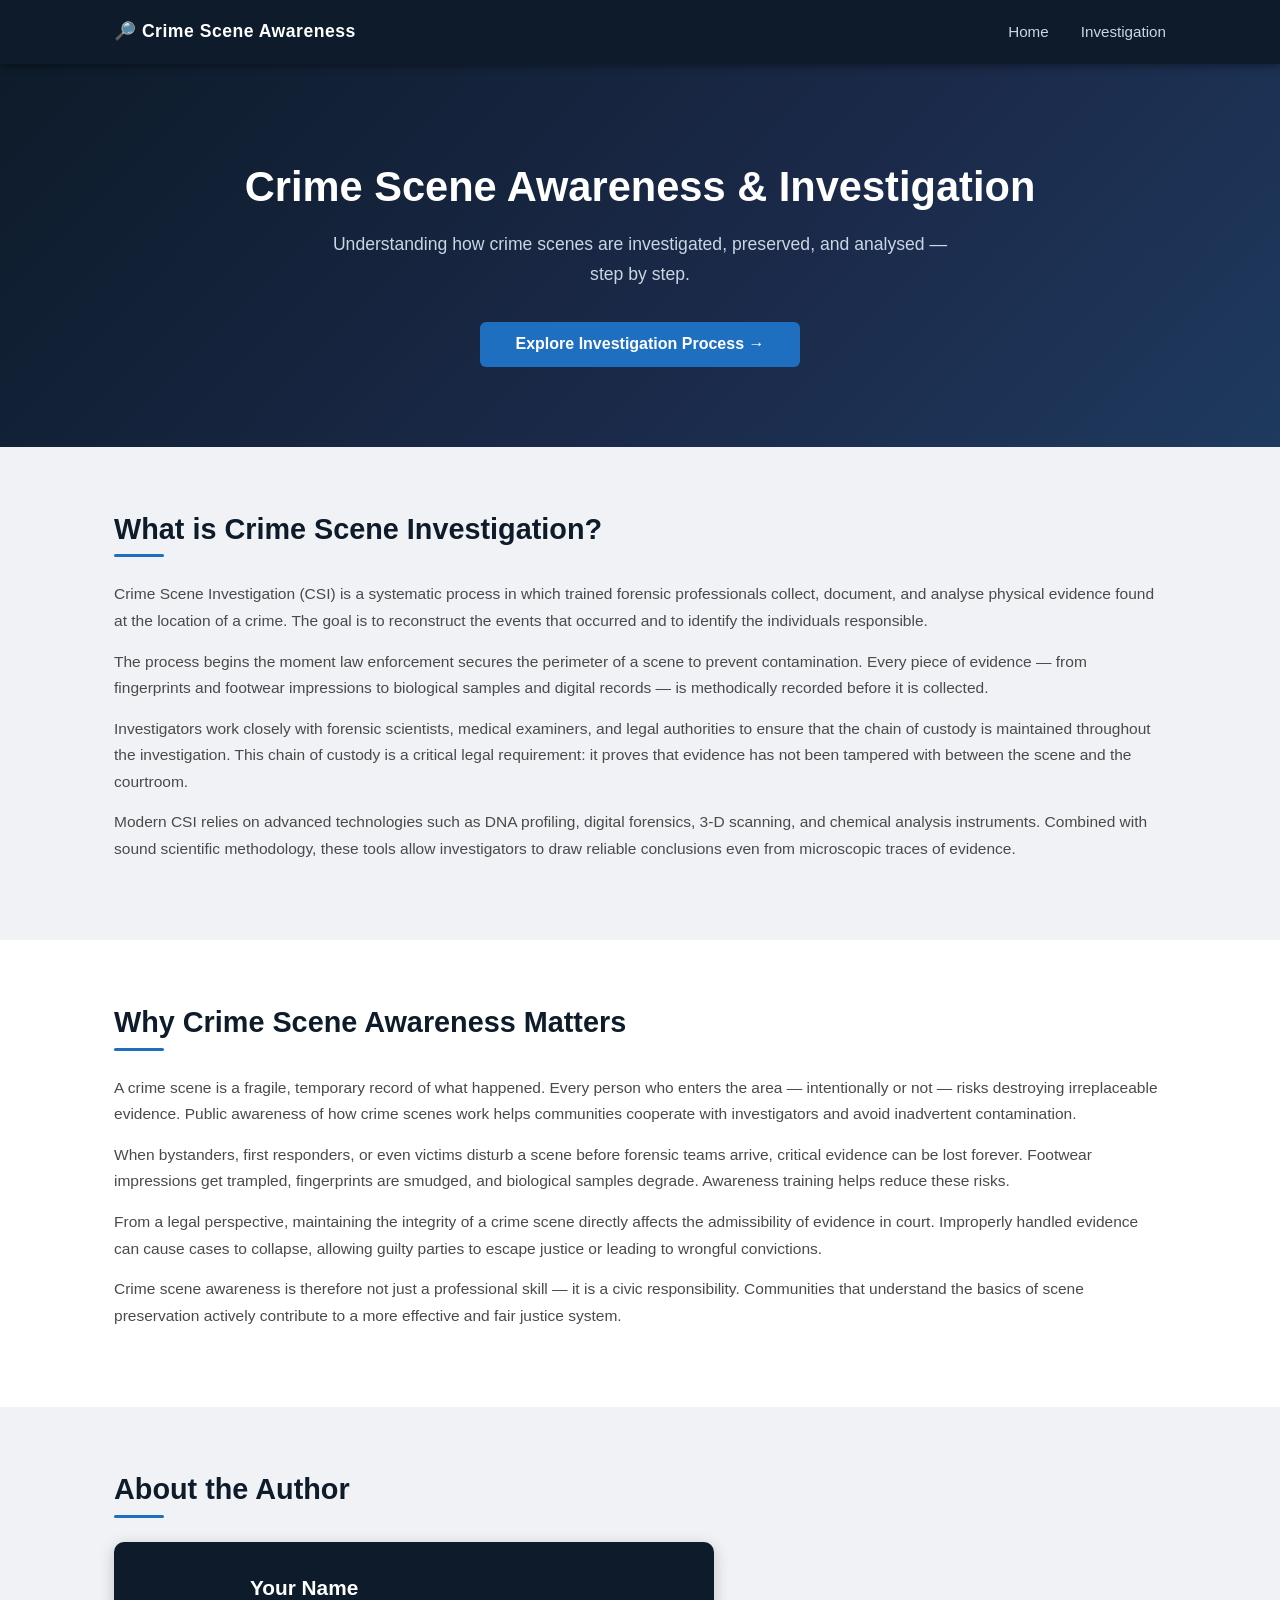
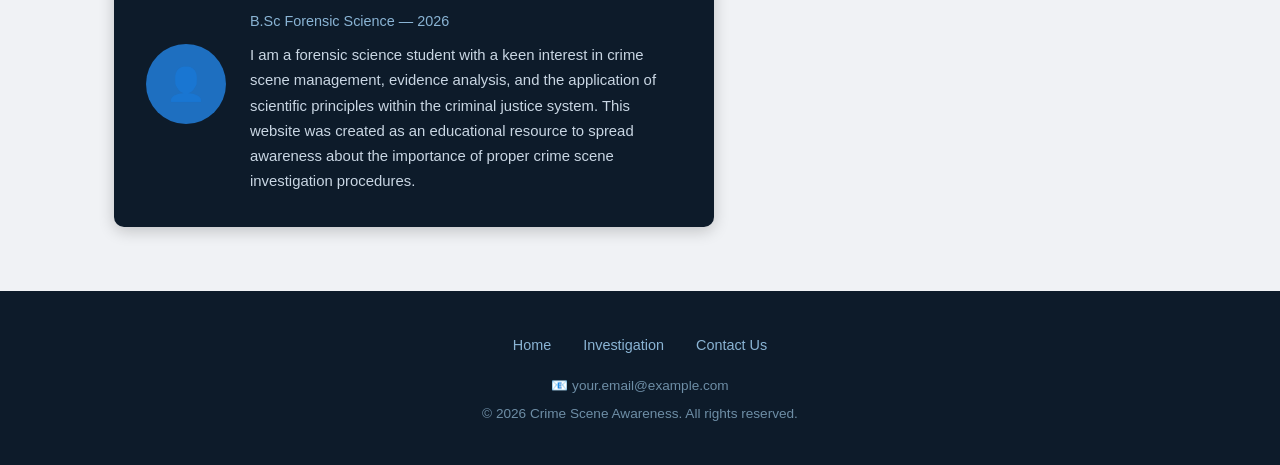
<file: index.html>
<!DOCTYPE html>
<html lang="en">

<head>
    <!-- ── Meta & SEO ────────────────────────────── -->
    <meta charset="UTF-8" />
    <meta name="viewport" content="width=device-width, initial-scale=1.0" />
    <meta name="description"
        content="Crime Scene Awareness – an educational website explaining crime scene investigation in simple, academic language." />
    <title>Crime Scene Awareness | Home</title>

    <!-- ── External Stylesheet ──────────────────── -->
    <link rel="stylesheet" href="style.css" />
</head>

<body>

    <!-- ════════════════════════════════════════════
       HEADER / STICKY NAVIGATION
       ════════════════════════════════════════════ -->
    <header>
        <nav aria-label="Main navigation">
            <!-- Brand / logo text -->
            <a href="index.html" class="nav-brand">🔎 Crime Scene Awareness</a>

            <!-- Navigation links -->
            <ul class="nav-links">
                <li><a href="index.html" id="nav-home">Home</a></li>
                <li><a href="investigation.html" id="nav-invest">Investigation</a></li>
            </ul>
        </nav>
    </header>


    <!-- ════════════════════════════════════════════
       HERO SECTION
       ════════════════════════════════════════════ -->
    <section class="hero" id="hero" aria-labelledby="hero-heading">
        <h1 id="hero-heading">Crime Scene Awareness &amp; Investigation</h1>

        <p>
            Understanding how crime scenes are investigated,
            preserved, and analysed — step by step.
        </p>

        <!-- Button navigates to investigation.html via JS -->
        <button class="btn-primary" id="explore-btn" aria-label="Go to Investigation Process page">
            Explore Investigation Process →
        </button>
    </section>


    <!-- ════════════════════════════════════════════
       SECTION 1 — What is Crime Scene Investigation?
       ════════════════════════════════════════════ -->
    <main>
        <section class="section" id="what-is-csi" aria-labelledby="csi-heading">
            <h2 class="section-title" id="csi-heading">What is Crime Scene Investigation?</h2>

            <!-- fade-in class makes JS animate this on scroll -->
            <div class="fade-in">
                <p>
                    Crime Scene Investigation (CSI) is a systematic process in which trained forensic professionals
                    collect, document, and analyse physical evidence found at the location of a crime. The goal is
                    to reconstruct the events that occurred and to identify the individuals responsible.
                </p>
                <p>
                    The process begins the moment law enforcement secures the perimeter of a scene to prevent
                    contamination. Every piece of evidence — from fingerprints and footwear impressions to biological
                    samples and digital records — is methodically recorded before it is collected.
                </p>
                <p>
                    Investigators work closely with forensic scientists, medical examiners, and legal authorities
                    to ensure that the chain of custody is maintained throughout the investigation. This chain of
                    custody is a critical legal requirement: it proves that evidence has not been tampered with
                    between the scene and the courtroom.
                </p>
                <p>
                    Modern CSI relies on advanced technologies such as DNA profiling, digital forensics, 3-D
                    scanning, and chemical analysis instruments. Combined with sound scientific methodology,
                    these tools allow investigators to draw reliable conclusions even from microscopic traces
                    of evidence.
                </p>
            </div>
        </section>


        <!-- ════════════════════════════════════════════
         SECTION 2 — Why Crime Scene Awareness Matters
         ════════════════════════════════════════════ -->
        <section class="section-alt" id="why-it-matters" aria-labelledby="matter-heading">
            <div class="section-inner fade-in">
                <h2 class="section-title" id="matter-heading">Why Crime Scene Awareness Matters</h2>

                <p>
                    A crime scene is a fragile, temporary record of what happened. Every person who enters
                    the area — intentionally or not — risks destroying irreplaceable evidence. Public awareness
                    of how crime scenes work helps communities cooperate with investigators and avoid
                    inadvertent contamination.
                </p>
                <p>
                    When bystanders, first responders, or even victims disturb a scene before forensic teams
                    arrive, critical evidence can be lost forever. Footwear impressions get trampled, fingerprints
                    are smudged, and biological samples degrade. Awareness training helps reduce these risks.
                </p>
                <p>
                    From a legal perspective, maintaining the integrity of a crime scene directly affects the
                    admissibility of evidence in court. Improperly handled evidence can cause cases to collapse,
                    allowing guilty parties to escape justice or leading to wrongful convictions.
                </p>
                <p>
                    Crime scene awareness is therefore not just a professional skill — it is a civic
                    responsibility. Communities that understand the basics of scene preservation actively
                    contribute to a more effective and fair justice system.
                </p>
            </div>
        </section>


        <!-- ════════════════════════════════════════════
         SECTION 3 — About the Author
         ════════════════════════════════════════════ -->
        <section class="section" id="about" aria-labelledby="about-heading">
            <h2 class="section-title" id="about-heading">About the Author</h2>

            <div class="author-card fade-in" role="region" aria-label="Author information">
                <!-- Avatar placeholder using emoji -->
                <div class="author-avatar" aria-hidden="true">👤</div>

                <div>
                    <h3>Your Name</h3>
                    <p class="role">B.Sc Forensic Science — 2026</p>
                    <p>
                        I am a forensic science student with a keen interest in crime scene management,
                        evidence analysis, and the application of scientific principles within the criminal
                        justice system. This website was created as an educational resource to spread
                        awareness about the importance of proper crime scene investigation procedures.
                    </p>
                </div>
            </div>
        </section>
    </main>


    <!-- ════════════════════════════════════════════
       FOOTER
       ════════════════════════════════════════════ -->
    <footer>
        <div class="footer-inner">
            <!-- Footer navigation links -->
            <ul class="footer-links" aria-label="Footer navigation">
                <li><a href="index.html">Home</a></li>
                <li><a href="investigation.html">Investigation</a></li>
                <li><a href="mailto:your.email@example.com">Contact Us</a></li>
            </ul>

            <!-- Contact email placeholder -->
            <p>📧 your.email@example.com</p>

            <!-- Copyright notice -->
            <p>&copy; 2026 Crime Scene Awareness. All rights reserved.</p>
        </div>
    </footer>


    <!-- ── External JavaScript (loaded last so DOM is ready) ── -->
    <script src="script.js"></script>
</body>

</html>
</file>
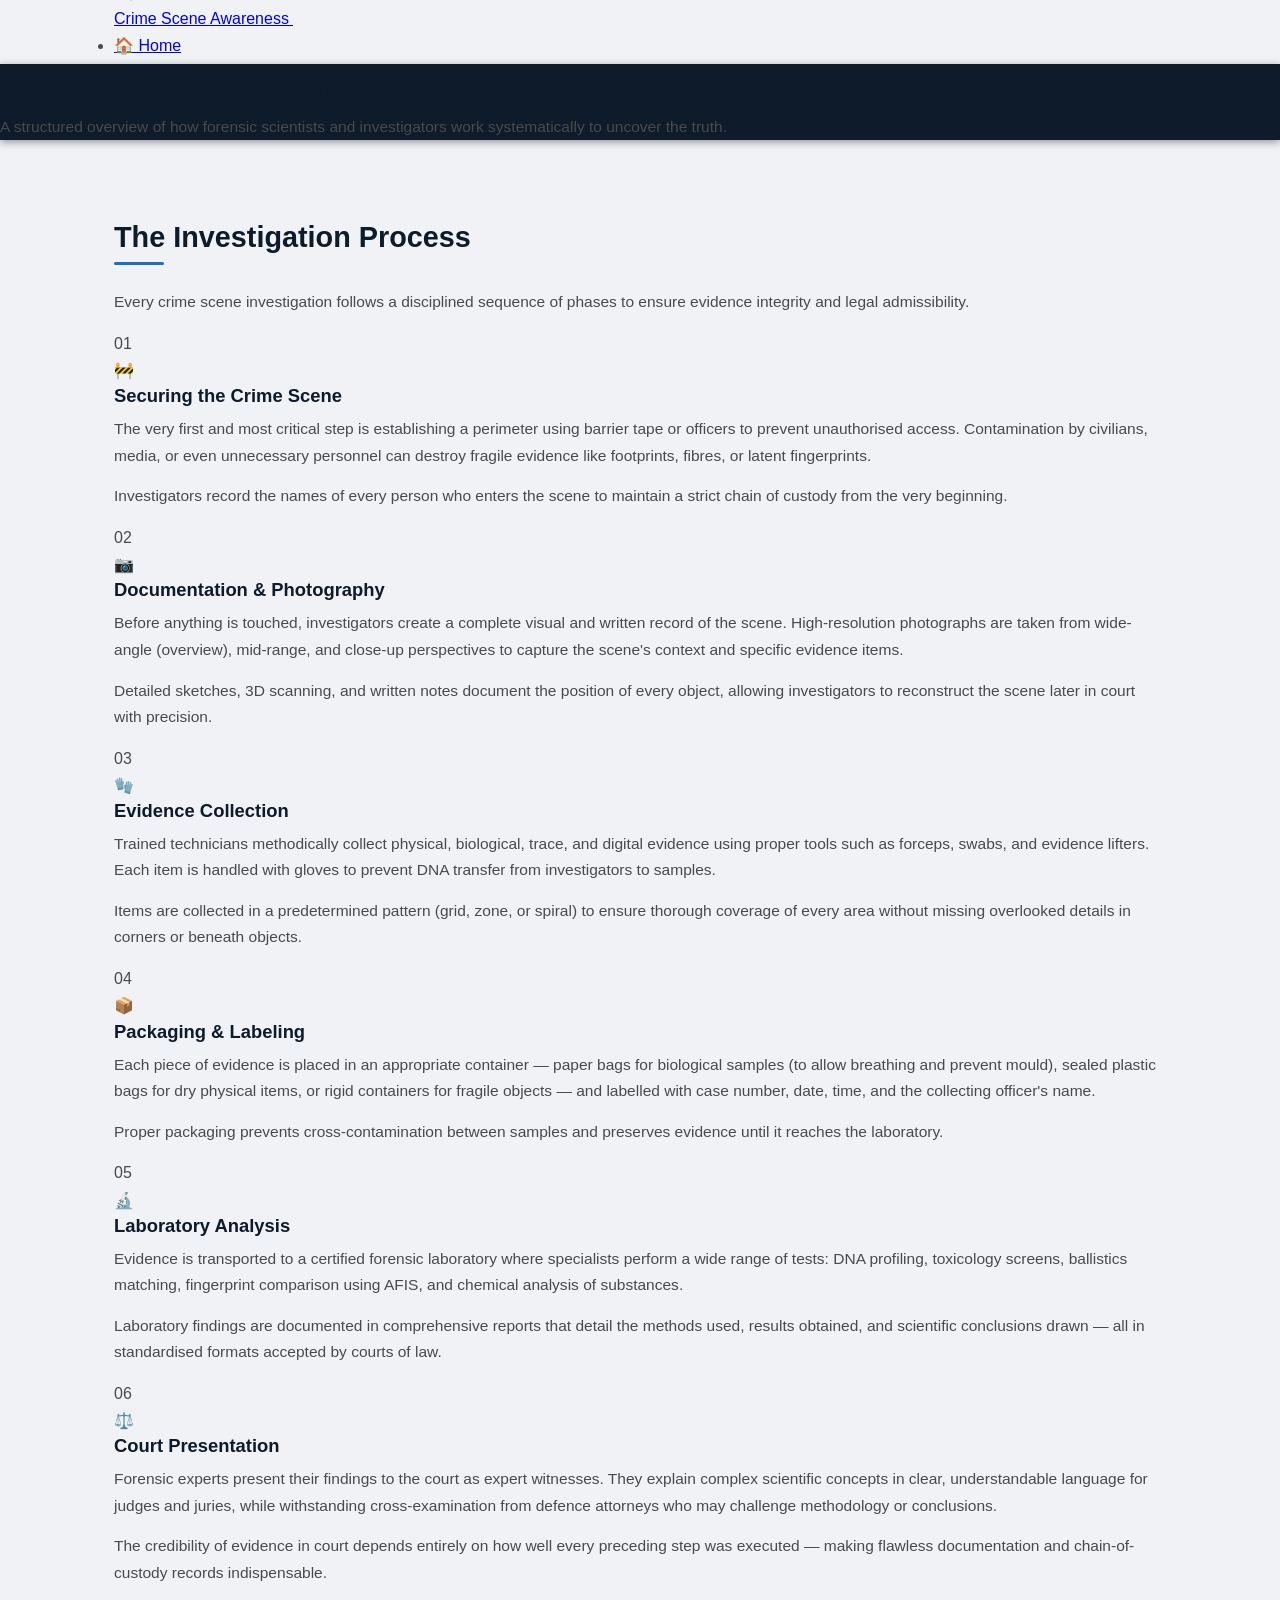
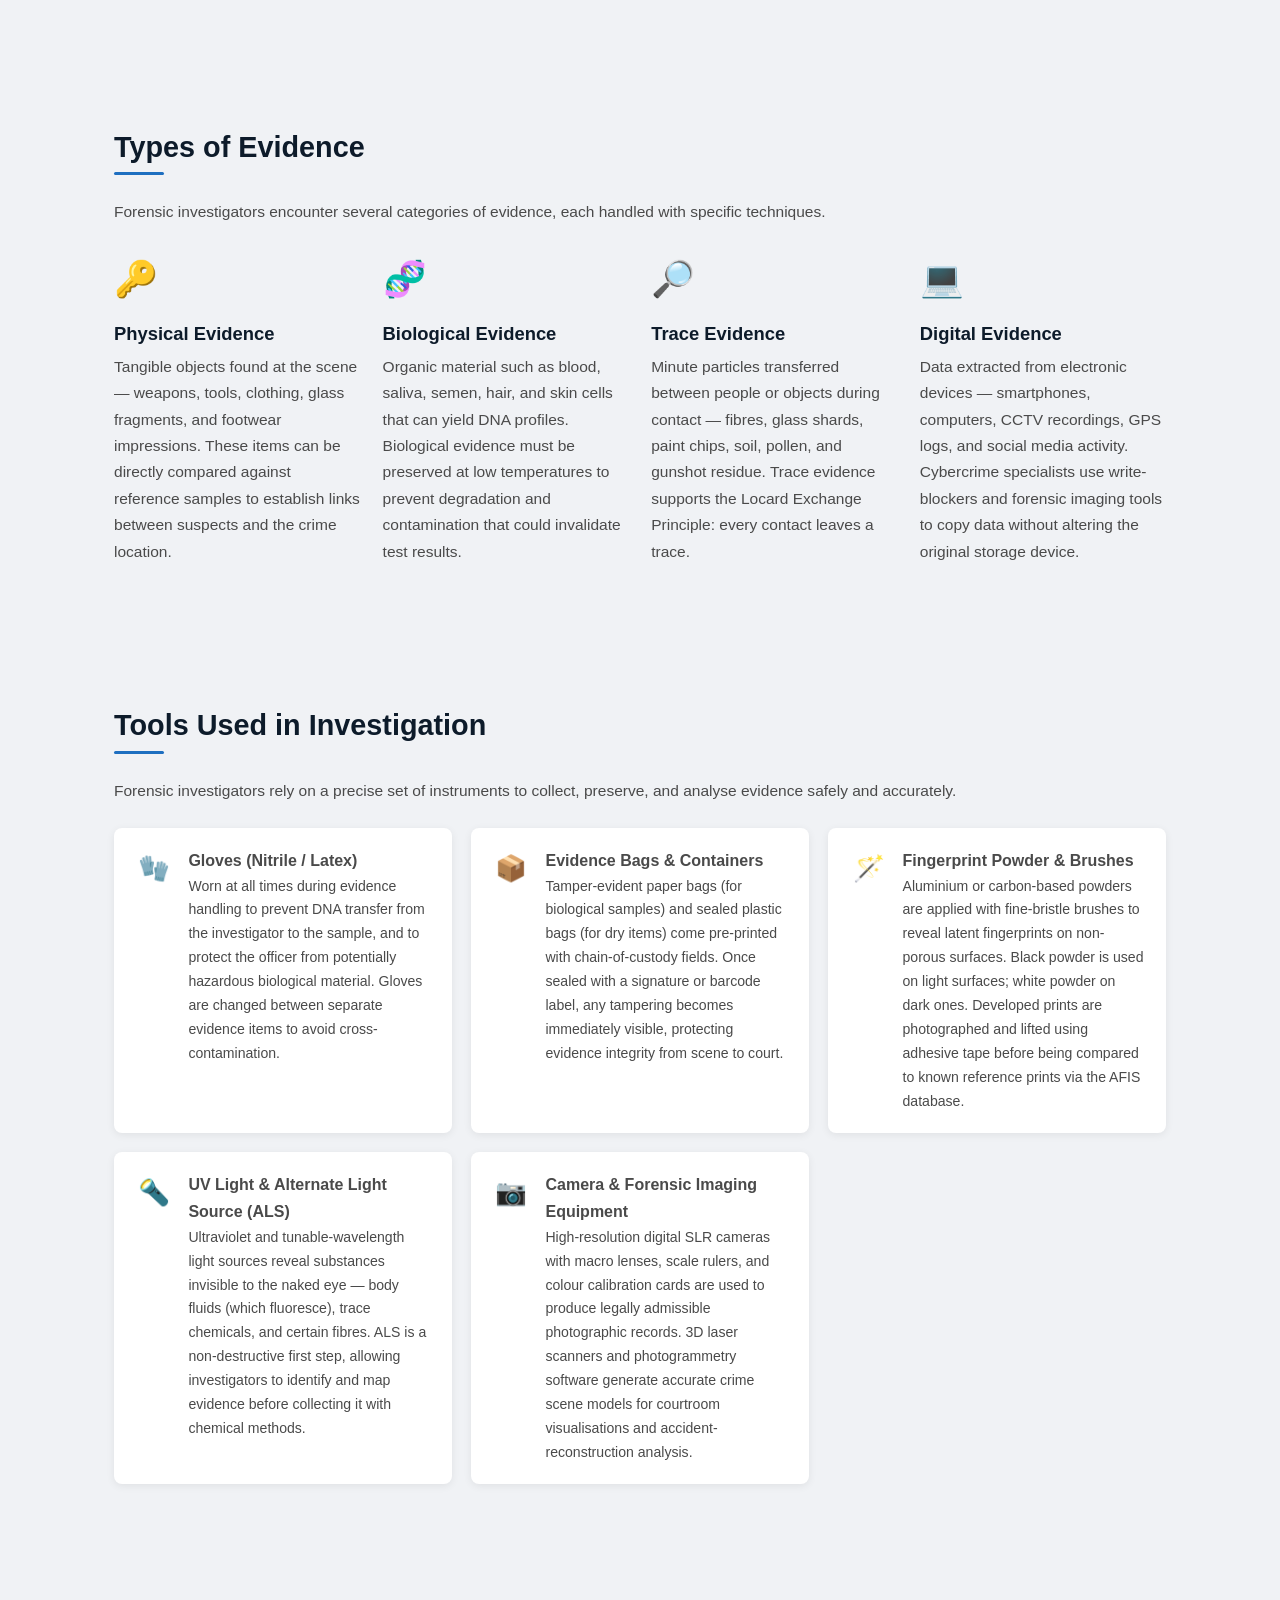
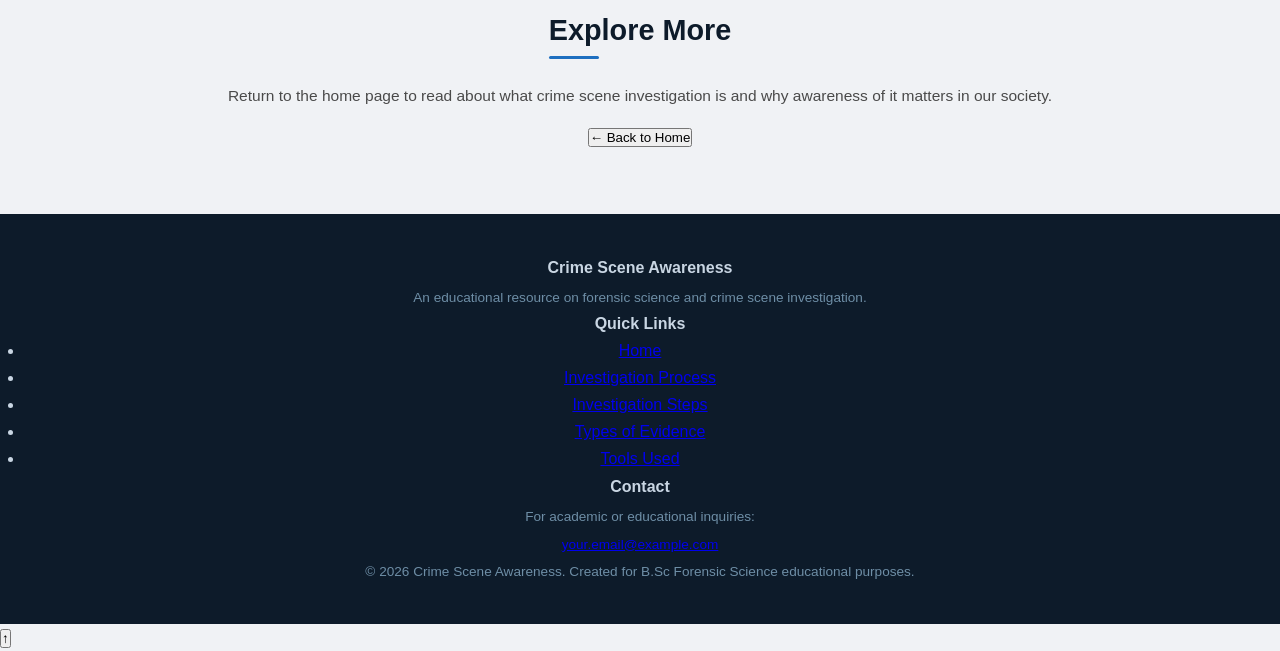
<file: forensic investigation.html>
<!DOCTYPE html>
<!--
  ============================================================
  Crime Scene Awareness – investigation.html (Page 2)
  Course: B.Sc Forensic Science
  Description: Detailed investigation process page with step
               cards, evidence types grid, and tools list.
  ============================================================
-->
<html lang="en">

<head>
    <!-- Character encoding and responsive viewport -->
    <meta charset="UTF-8" />
    <meta name="viewport" content="width=device-width, initial-scale=1.0" />

    <!-- SEO Meta Tags -->
    <meta name="description"
        content="Step-by-step crime scene investigation process – from securing the scene to court presentation, evidence types, and forensic tools." />
    <meta name="keywords"
        content="crime scene steps, forensic investigation, evidence collection, fingerprint powder, biological evidence, digital evidence" />
    <meta name="author" content="B.Sc Forensic Science Student" />

    <title>Investigation Process | Crime Scene Awareness</title>

    <!-- External Stylesheet (same CSS file as Home page) -->
    <link rel="stylesheet" href="style.css" />

    <!-- Favicon -->
    <link rel="icon"
        href="data:image/svg+xml,<svg xmlns='http://www.w3.org/2000/svg' viewBox='0 0 100 100'><text y='.9em' font-size='90'>🔬</text></svg>" />
</head>

<body>

    <!-- ===========================================================
         NAVIGATION BAR  (identical structure to index.html)
         =========================================================== -->
    <nav class="navbar" id="navbar" role="navigation" aria-label="Main navigation">
        <div class="container">

            <!-- Brand / logo -->
            <a class="navbar-brand" href="index.html" aria-label="Crime Scene Awareness Home">
                <div class="brand-icon" aria-hidden="true">🔍</div>
                Crime Scene Awareness
            </a>

            <!-- Hamburger toggle (mobile) -->
            <button class="nav-toggle" id="navToggle" aria-label="Toggle navigation menu" aria-expanded="false"
                aria-controls="navMenu">
                <span aria-hidden="true"></span>
                <span aria-hidden="true"></span>
                <span aria-hidden="true"></span>
            </button>

            <!-- Navigation links -->
            <ul class="navbar-nav" id="navMenu" role="list">
                <li><a href="index.html">🏠 Home</a></li>
                <li><a href="investigation.html">🔬 Investigation</a></li>
            </ul>

        </div><!-- /.container -->
    </nav><!-- /.navbar -->

    <!-- ===========================================================
         PAGE HEADER BANNER
         =========================================================== -->
    <header class="page-header" id="page-top" role="banner">
        <div class="container">
            <h1>Step-by-Step Crime Scene Investigation Process</h1>
            <p>
                A structured overview of how forensic scientists and investigators
                work systematically to uncover the truth.
            </p>
        </div>
    </header><!-- /.page-header -->

    <!-- ===========================================================
         MAIN CONTENT
         =========================================================== -->
    <main id="main-content">

        <!-- ---------------------------------------------------
             SECTION 1 – Investigation Steps (Card Grid)
             Each card represents a phase of CSI.
             --------------------------------------------------- -->
        <section class="section section-light" id="steps" aria-labelledby="steps-title">
            <div class="container">

                <h2 class="section-title center fade-in" id="steps-title">
                    The Investigation Process
                </h2>
                <p class="section-subtitle center fade-in">
                    Every crime scene investigation follows a disciplined sequence of phases
                    to ensure evidence integrity and legal admissibility.
                </p>

                <!-- 6-card grid – one card per investigation step -->
                <div class="steps-grid" role="list">

                    <!-- Step 1 – Securing the Crime Scene -->
                    <article class="step-card fade-in" role="listitem" aria-label="Step 1: Securing the Crime Scene">
                        <span class="step-number" aria-hidden="true">01</span>
                        <div class="step-icon" aria-hidden="true">🚧</div>
                        <h3>Securing the Crime Scene</h3>
                        <p>
                            The very first and most critical step is establishing a perimeter using
                            barrier tape or officers to prevent unauthorised access. Contamination
                            by civilians, media, or even unnecessary personnel can destroy fragile
                            evidence like footprints, fibres, or latent fingerprints.
                        </p>
                        <p>
                            Investigators record the names of every person who enters the scene to
                            maintain a strict chain of custody from the very beginning.
                        </p>
                    </article><!-- /.step-card -->

                    <!-- Step 2 – Documentation & Photography -->
                    <article class="step-card fade-in" role="listitem"
                        aria-label="Step 2: Documentation and Photography">
                        <span class="step-number" aria-hidden="true">02</span>
                        <div class="step-icon" aria-hidden="true">📷</div>
                        <h3>Documentation &amp; Photography</h3>
                        <p>
                            Before anything is touched, investigators create a complete visual and
                            written record of the scene. High-resolution photographs are taken from
                            wide-angle (overview), mid-range, and close-up perspectives to capture
                            the scene's context and specific evidence items.
                        </p>
                        <p>
                            Detailed sketches, 3D scanning, and written notes document the position
                            of every object, allowing investigators to reconstruct the scene later
                            in court with precision.
                        </p>
                    </article><!-- /.step-card -->

                    <!-- Step 3 – Evidence Collection -->
                    <article class="step-card fade-in" role="listitem" aria-label="Step 3: Evidence Collection">
                        <span class="step-number" aria-hidden="true">03</span>
                        <div class="step-icon" aria-hidden="true">🧤</div>
                        <h3>Evidence Collection</h3>
                        <p>
                            Trained technicians methodically collect physical, biological, trace,
                            and digital evidence using proper tools such as forceps, swabs, and
                            evidence lifters. Each item is handled with gloves to prevent DNA
                            transfer from investigators to samples.
                        </p>
                        <p>
                            Items are collected in a predetermined pattern (grid, zone, or spiral)
                            to ensure thorough coverage of every area without missing overlooked
                            details in corners or beneath objects.
                        </p>
                    </article><!-- /.step-card -->

                    <!-- Step 4 – Packaging & Labeling -->
                    <article class="step-card fade-in" role="listitem" aria-label="Step 4: Packaging and Labeling">
                        <span class="step-number" aria-hidden="true">04</span>
                        <div class="step-icon" aria-hidden="true">📦</div>
                        <h3>Packaging &amp; Labeling</h3>
                        <p>
                            Each piece of evidence is placed in an appropriate container — paper
                            bags for biological samples (to allow breathing and prevent mould),
                            sealed plastic bags for dry physical items, or rigid containers for
                            fragile objects — and labelled with case number, date, time, and
                            the collecting officer's name.
                        </p>
                        <p>
                            Proper packaging prevents cross-contamination between samples and
                            preserves evidence until it reaches the laboratory.
                        </p>
                    </article><!-- /.step-card -->

                    <!-- Step 5 – Laboratory Analysis -->
                    <article class="step-card fade-in" role="listitem" aria-label="Step 5: Laboratory Analysis">
                        <span class="step-number" aria-hidden="true">05</span>
                        <div class="step-icon" aria-hidden="true">🔬</div>
                        <h3>Laboratory Analysis</h3>
                        <p>
                            Evidence is transported to a certified forensic laboratory where
                            specialists perform a wide range of tests: DNA profiling, toxicology
                            screens, ballistics matching, fingerprint comparison using AFIS, and
                            chemical analysis of substances.
                        </p>
                        <p>
                            Laboratory findings are documented in comprehensive reports that detail
                            the methods used, results obtained, and scientific conclusions drawn —
                            all in standardised formats accepted by courts of law.
                        </p>
                    </article><!-- /.step-card -->

                    <!-- Step 6 – Court Presentation -->
                    <article class="step-card fade-in" role="listitem" aria-label="Step 6: Court Presentation">
                        <span class="step-number" aria-hidden="true">06</span>
                        <div class="step-icon" aria-hidden="true">⚖️</div>
                        <h3>Court Presentation</h3>
                        <p>
                            Forensic experts present their findings to the court as expert witnesses.
                            They explain complex scientific concepts in clear, understandable language
                            for judges and juries, while withstanding cross-examination from
                            defence attorneys who may challenge methodology or conclusions.
                        </p>
                        <p>
                            The credibility of evidence in court depends entirely on how well
                            every preceding step was executed — making flawless documentation
                            and chain-of-custody records indispensable.
                        </p>
                    </article><!-- /.step-card -->

                </div><!-- /.steps-grid -->

            </div><!-- /.container -->
        </section><!-- /#steps -->

        <!-- ---------------------------------------------------
             SECTION 2 – Types of Evidence (Grid)
             --------------------------------------------------- -->
        <section class="section section-grey" id="evidence-types" aria-labelledby="evidence-title">
            <div class="container">

                <h2 class="section-title center fade-in" id="evidence-title">
                    Types of Evidence
                </h2>
                <p class="section-subtitle center fade-in">
                    Forensic investigators encounter several categories of evidence,
                    each handled with specific techniques.
                </p>

                <div class="evidence-grid" role="list">

                    <!-- Evidence Type 1 – Physical -->
                    <article class="evidence-card fade-in" role="listitem" aria-label="Physical Evidence">
                        <div class="evidence-icon" aria-hidden="true">🔑</div>
                        <h3>Physical Evidence</h3>
                        <p>
                            Tangible objects found at the scene — weapons, tools, clothing, glass
                            fragments, and footwear impressions. These items can be directly
                            compared against reference samples to establish links between suspects
                            and the crime location.
                        </p>
                    </article><!-- /.evidence-card -->

                    <!-- Evidence Type 2 – Biological -->
                    <article class="evidence-card fade-in" role="listitem" aria-label="Biological Evidence">
                        <div class="evidence-icon" aria-hidden="true">🧬</div>
                        <h3>Biological Evidence</h3>
                        <p>
                            Organic material such as blood, saliva, semen, hair, and skin cells
                            that can yield DNA profiles. Biological evidence must be preserved at
                            low temperatures to prevent degradation and contamination that could
                            invalidate test results.
                        </p>
                    </article><!-- /.evidence-card -->

                    <!-- Evidence Type 3 – Trace -->
                    <article class="evidence-card fade-in" role="listitem" aria-label="Trace Evidence">
                        <div class="evidence-icon" aria-hidden="true">🔎</div>
                        <h3>Trace Evidence</h3>
                        <p>
                            Minute particles transferred between people or objects during contact —
                            fibres, glass shards, paint chips, soil, pollen, and gunshot residue.
                            Trace evidence supports the Locard Exchange Principle: every contact
                            leaves a trace.
                        </p>
                    </article><!-- /.evidence-card -->

                    <!-- Evidence Type 4 – Digital -->
                    <article class="evidence-card fade-in" role="listitem" aria-label="Digital Evidence">
                        <div class="evidence-icon" aria-hidden="true">💻</div>
                        <h3>Digital Evidence</h3>
                        <p>
                            Data extracted from electronic devices — smartphones, computers, CCTV
                            recordings, GPS logs, and social media activity. Cybercrime specialists
                            use write-blockers and forensic imaging tools to copy data without
                            altering the original storage device.
                        </p>
                    </article><!-- /.evidence-card -->

                </div><!-- /.evidence-grid -->

            </div><!-- /.container -->
        </section><!-- /#evidence-types -->

        <!-- ---------------------------------------------------
             SECTION 3 – Tools Used in Investigation
             Dark background section for visual variety.
             --------------------------------------------------- -->
        <section class="section section-dark" id="tools" aria-labelledby="tools-title">
            <div class="container">

                <h2 class="section-title center fade-in" id="tools-title">
                    Tools Used in Investigation
                </h2>
                <p class="section-subtitle center fade-in">
                    Forensic investigators rely on a precise set of instruments to
                    collect, preserve, and analyse evidence safely and accurately.
                </p>

                <div class="tools-list" role="list">

                    <!-- Tool 1 – Gloves -->
                    <div class="tool-item fade-in" role="listitem" aria-label="Gloves">
                        <div class="tool-icon" aria-hidden="true">🧤</div>
                        <div>
                            <strong>Gloves (Nitrile / Latex)</strong>
                            <p>
                                Worn at all times during evidence handling to prevent DNA transfer
                                from the investigator to the sample, and to protect the officer from
                                potentially hazardous biological material. Gloves are changed between
                                separate evidence items to avoid cross-contamination.
                            </p>
                        </div>
                    </div><!-- /.tool-item -->

                    <!-- Tool 2 – Evidence Bags -->
                    <div class="tool-item fade-in" role="listitem" aria-label="Evidence Bags">
                        <div class="tool-icon" aria-hidden="true">📦</div>
                        <div>
                            <strong>Evidence Bags &amp; Containers</strong>
                            <p>
                                Tamper-evident paper bags (for biological samples) and sealed plastic
                                bags (for dry items) come pre-printed with chain-of-custody fields.
                                Once sealed with a signature or barcode label, any tampering becomes
                                immediately visible, protecting evidence integrity from scene to court.
                            </p>
                        </div>
                    </div><!-- /.tool-item -->

                    <!-- Tool 3 – Fingerprint Powder -->
                    <div class="tool-item fade-in" role="listitem" aria-label="Fingerprint Powder">
                        <div class="tool-icon" aria-hidden="true">🪄</div>
                        <div>
                            <strong>Fingerprint Powder &amp; Brushes</strong>
                            <p>
                                Aluminium or carbon-based powders are applied with fine-bristle brushes
                                to reveal latent fingerprints on non-porous surfaces. Black powder is
                                used on light surfaces; white powder on dark ones. Developed prints are
                                photographed and lifted using adhesive tape before being compared to
                                known reference prints via the AFIS database.
                            </p>
                        </div>
                    </div><!-- /.tool-item -->

                    <!-- Tool 4 – UV / Alternate Light Source -->
                    <div class="tool-item fade-in" role="listitem" aria-label="UV Light">
                        <div class="tool-icon" aria-hidden="true">🔦</div>
                        <div>
                            <strong>UV Light &amp; Alternate Light Source (ALS)</strong>
                            <p>
                                Ultraviolet and tunable-wavelength light sources reveal substances
                                invisible to the naked eye — body fluids (which fluoresce), trace
                                chemicals, and certain fibres. ALS is a non-destructive first step,
                                allowing investigators to identify and map evidence before collecting
                                it with chemical methods.
                            </p>
                        </div>
                    </div><!-- /.tool-item -->

                    <!-- Tool 5 – Camera & Imaging Equipment -->
                    <div class="tool-item fade-in" role="listitem" aria-label="Camera">
                        <div class="tool-icon" aria-hidden="true">📷</div>
                        <div>
                            <strong>Camera &amp; Forensic Imaging Equipment</strong>
                            <p>
                                High-resolution digital SLR cameras with macro lenses, scale rulers,
                                and colour calibration cards are used to produce legally admissible
                                photographic records. 3D laser scanners and photogrammetry software
                                generate accurate crime scene models for courtroom visualisations and
                                accident-reconstruction analysis.
                            </p>
                        </div>
                    </div><!-- /.tool-item -->

                </div><!-- /.tools-list -->

            </div><!-- /.container -->
        </section><!-- /#tools -->

        <!-- ---------------------------------------------------
             CALL-TO-ACTION – Back to Home
             --------------------------------------------------- -->
        <section class="section section-light" id="cta" style="text-align:center;" aria-label="Return to Home">
            <div class="container">
                <h2 class="section-title center fade-in">Explore More</h2>
                <p class="section-subtitle center fade-in">
                    Return to the home page to read about what crime scene investigation is
                    and why awareness of it matters in our society.
                </p>
                <!-- Back to Home button – handled by script.js (backHomeBtn) -->
                <button class="btn-secondary fade-in" id="backHomeBtn" aria-label="Go back to Home page">
                    ← Back to Home
                </button>
            </div>
        </section><!-- /#cta -->

    </main><!-- /#main-content -->

    <!-- ===========================================================
         FOOTER  (same structure as index.html)
         =========================================================== -->
    <footer class="footer" id="footer" role="contentinfo">
        <div class="container">

            <div class="footer-grid">

                <!-- Column 1 – Site info -->
                <div class="footer-col">
                    <h4>Crime Scene Awareness</h4>
                    <p>An educational resource on forensic science and crime scene investigation.</p>
                </div>

                <!-- Column 2 – Navigation links -->
                <div class="footer-col">
                    <h4>Quick Links</h4>
                    <ul>
                        <li><a href="index.html">Home</a></li>
                        <li><a href="investigation.html">Investigation Process</a></li>
                        <li><a href="#steps">Investigation Steps</a></li>
                        <li><a href="#evidence-types">Types of Evidence</a></li>
                        <li><a href="#tools">Tools Used</a></li>
                    </ul>
                </div>

                <!-- Column 3 – Contact -->
                <div class="footer-col">
                    <h4>Contact</h4>
                    <p>For academic or educational inquiries:</p>
                    <p>
                        <a class="footer-email" href="mailto:your.email@example.com">
                            your.email@example.com
                        </a>
                    </p>
                </div>

            </div><!-- /.footer-grid -->

            <!-- Copyright bar -->
            <div class="footer-bottom">
                <p>
                    &copy; <span>2026</span> Crime Scene Awareness.
                    Created for B.Sc Forensic Science educational purposes.
                </p>
            </div>

        </div><!-- /.container -->
    </footer><!-- /.footer -->

    <!-- Scroll-to-top floating button -->
    <button id="scrollTopBtn" title="Scroll to top" aria-label="Scroll back to top">↑</button>

    <!-- External JavaScript (deferred) -->
    <script src="script.js" defer></script>

</body>

</html>
</file>
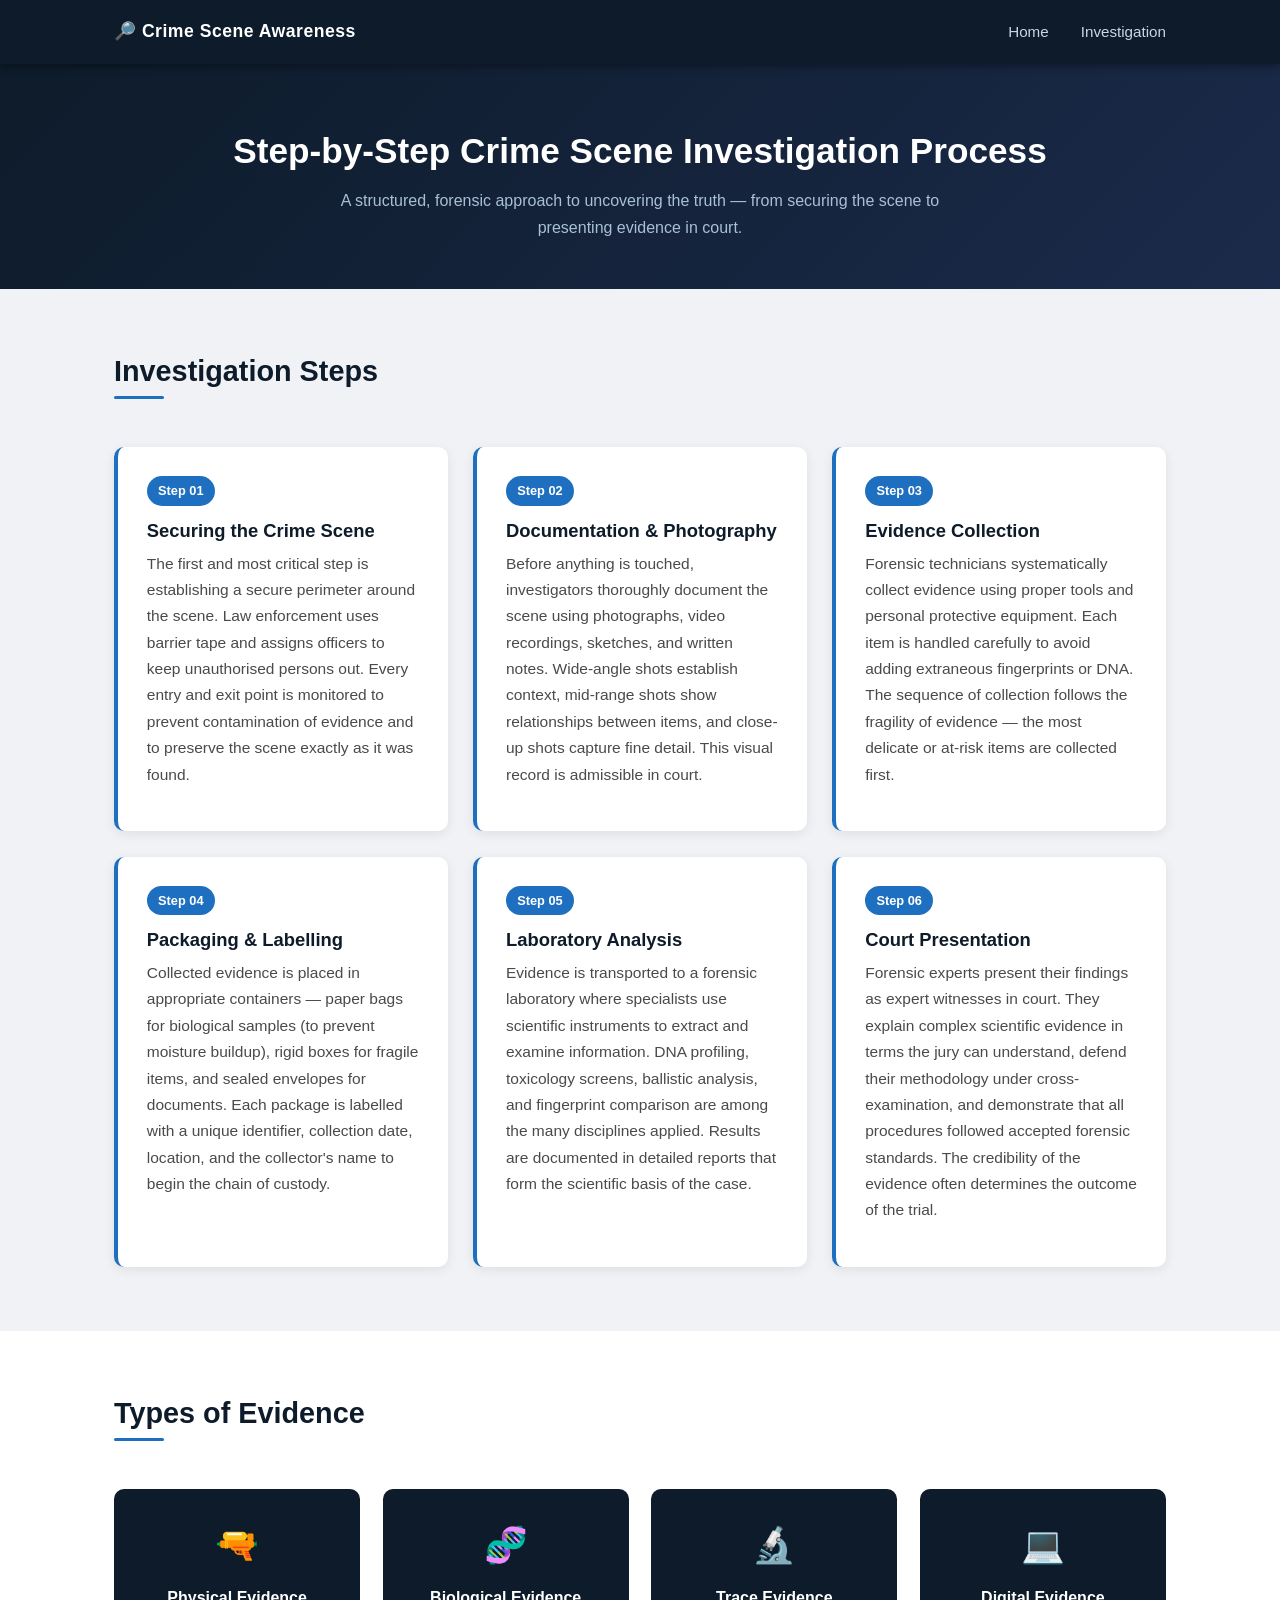
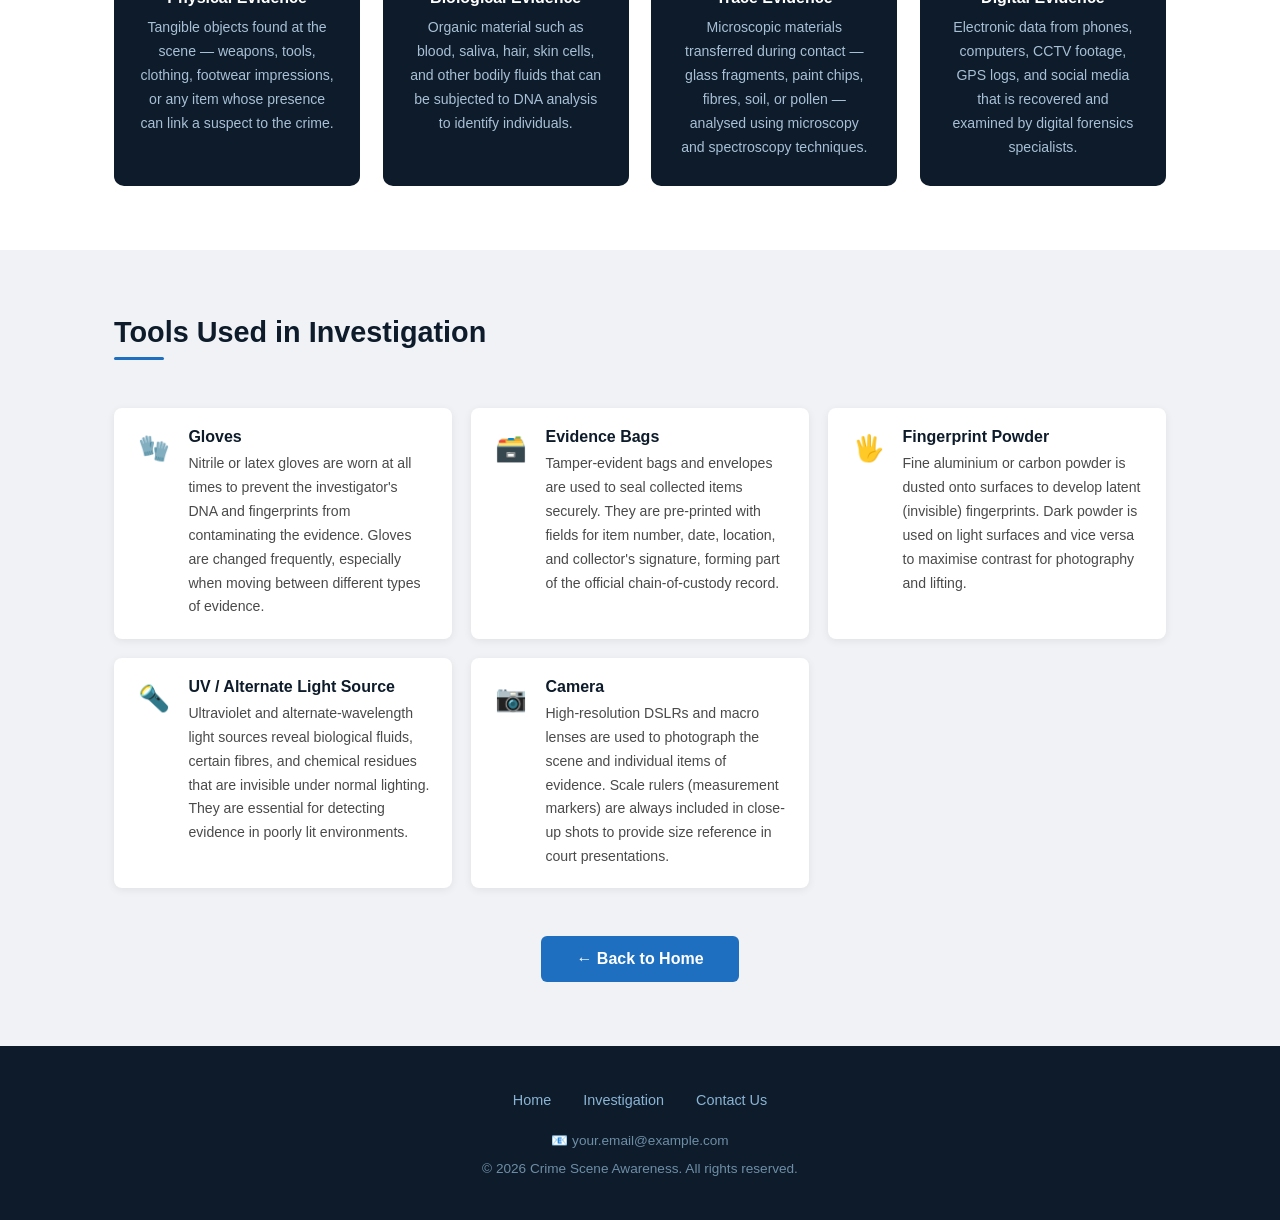
<file: investigation.html>
<!DOCTYPE html>
<html lang="en">

<head>
    <!-- ── Meta & SEO ────────────────────────────── -->
    <meta charset="UTF-8" />
    <meta name="viewport" content="width=device-width, initial-scale=1.0" />
    <meta name="description"
        content="Step-by-step crime scene investigation process — types of evidence, tools used, and forensic procedures explained." />
    <title>Investigation Process | Crime Scene Awareness</title>

    <!-- ── External Stylesheet ──────────────────── -->
    <link rel="stylesheet" href="style.css" />
</head>

<body>

    <!-- ════════════════════════════════════════════
       HEADER / STICKY NAVIGATION (same as Home)
       ════════════════════════════════════════════ -->
    <header>
        <nav aria-label="Main navigation">
            <a href="index.html" class="nav-brand">🔎 Crime Scene Awareness</a>

            <ul class="nav-links">
                <li><a href="index.html" id="nav-home">Home</a></li>
                <li><a href="investigation.html" id="nav-invest">Investigation</a></li>
            </ul>
        </nav>
    </header>


    <!-- ════════════════════════════════════════════
       PAGE BANNER
       ════════════════════════════════════════════ -->
    <div class="page-banner">
        <h1>Step-by-Step Crime Scene Investigation Process</h1>
        <p>
            A structured, forensic approach to uncovering the truth —
            from securing the scene to presenting evidence in court.
        </p>
    </div>


    <main>

        <!-- ════════════════════════════════════════════
         SECTION 1 — Investigation Steps (Card Layout)
         ════════════════════════════════════════════ -->
        <section class="section" id="steps" aria-labelledby="steps-heading">
            <h2 class="section-title" id="steps-heading">Investigation Steps</h2>

            <!-- Each card gets fade-in for scroll animation -->
            <div class="cards-grid">

                <!-- Card 1 -->
                <article class="card fade-in" aria-labelledby="step1-title">
                    <span class="card-badge">Step 01</span>
                    <h3 id="step1-title">Securing the Crime Scene</h3>
                    <p>
                        The first and most critical step is establishing a secure perimeter around the scene.
                        Law enforcement uses barrier tape and assigns officers to keep unauthorised persons out.
                        Every entry and exit point is monitored to prevent contamination of evidence and to
                        preserve the scene exactly as it was found.
                    </p>
                </article>

                <!-- Card 2 -->
                <article class="card fade-in" aria-labelledby="step2-title">
                    <span class="card-badge">Step 02</span>
                    <h3 id="step2-title">Documentation &amp; Photography</h3>
                    <p>
                        Before anything is touched, investigators thoroughly document the scene using
                        photographs, video recordings, sketches, and written notes. Wide-angle shots
                        establish context, mid-range shots show relationships between items, and
                        close-up shots capture fine detail. This visual record is admissible in court.
                    </p>
                </article>

                <!-- Card 3 -->
                <article class="card fade-in" aria-labelledby="step3-title">
                    <span class="card-badge">Step 03</span>
                    <h3 id="step3-title">Evidence Collection</h3>
                    <p>
                        Forensic technicians systematically collect evidence using proper tools and
                        personal protective equipment. Each item is handled carefully to avoid adding
                        extraneous fingerprints or DNA. The sequence of collection follows the fragility
                        of evidence — the most delicate or at-risk items are collected first.
                    </p>
                </article>

                <!-- Card 4 -->
                <article class="card fade-in" aria-labelledby="step4-title">
                    <span class="card-badge">Step 04</span>
                    <h3 id="step4-title">Packaging &amp; Labelling</h3>
                    <p>
                        Collected evidence is placed in appropriate containers — paper bags for biological
                        samples (to prevent moisture buildup), rigid boxes for fragile items, and sealed
                        envelopes for documents. Each package is labelled with a unique identifier,
                        collection date, location, and the collector's name to begin the chain of custody.
                    </p>
                </article>

                <!-- Card 5 -->
                <article class="card fade-in" aria-labelledby="step5-title">
                    <span class="card-badge">Step 05</span>
                    <h3 id="step5-title">Laboratory Analysis</h3>
                    <p>
                        Evidence is transported to a forensic laboratory where specialists use scientific
                        instruments to extract and examine information. DNA profiling, toxicology screens,
                        ballistic analysis, and fingerprint comparison are among the many disciplines applied.
                        Results are documented in detailed reports that form the scientific basis of the case.
                    </p>
                </article>

                <!-- Card 6 -->
                <article class="card fade-in" aria-labelledby="step6-title">
                    <span class="card-badge">Step 06</span>
                    <h3 id="step6-title">Court Presentation</h3>
                    <p>
                        Forensic experts present their findings as expert witnesses in court. They explain
                        complex scientific evidence in terms the jury can understand, defend their methodology
                        under cross-examination, and demonstrate that all procedures followed accepted forensic
                        standards. The credibility of the evidence often determines the outcome of the trial.
                    </p>
                </article>

            </div><!-- /.cards-grid -->
        </section>


        <!-- ════════════════════════════════════════════
         SECTION 2 — Types of Evidence (Grid Layout)
         ════════════════════════════════════════════ -->
        <section class="section-alt" id="evidence" aria-labelledby="evidence-heading">
            <div class="section-inner">
                <h2 class="section-title" id="evidence-heading">Types of Evidence</h2>

                <div class="evidence-grid">

                    <!-- Physical Evidence -->
                    <div class="evidence-item fade-in">
                        <div class="evidence-icon" aria-hidden="true">🔫</div>
                        <h3>Physical Evidence</h3>
                        <p>
                            Tangible objects found at the scene — weapons, tools, clothing, footwear
                            impressions, or any item whose presence can link a suspect to the crime.
                        </p>
                    </div>

                    <!-- Biological Evidence -->
                    <div class="evidence-item fade-in">
                        <div class="evidence-icon" aria-hidden="true">🧬</div>
                        <h3>Biological Evidence</h3>
                        <p>
                            Organic material such as blood, saliva, hair, skin cells, and other bodily
                            fluids that can be subjected to DNA analysis to identify individuals.
                        </p>
                    </div>

                    <!-- Trace Evidence -->
                    <div class="evidence-item fade-in">
                        <div class="evidence-icon" aria-hidden="true">🔬</div>
                        <h3>Trace Evidence</h3>
                        <p>
                            Microscopic materials transferred during contact — glass fragments, paint chips,
                            fibres, soil, or pollen — analysed using microscopy and spectroscopy techniques.
                        </p>
                    </div>

                    <!-- Digital Evidence -->
                    <div class="evidence-item fade-in">
                        <div class="evidence-icon" aria-hidden="true">💻</div>
                        <h3>Digital Evidence</h3>
                        <p>
                            Electronic data from phones, computers, CCTV footage, GPS logs, and social media
                            that is recovered and examined by digital forensics specialists.
                        </p>
                    </div>

                </div><!-- /.evidence-grid -->
            </div>
        </section>


        <!-- ════════════════════════════════════════════
         SECTION 3 — Tools Used in Investigation
         ════════════════════════════════════════════ -->
        <section class="section" id="tools" aria-labelledby="tools-heading">
            <h2 class="section-title" id="tools-heading">Tools Used in Investigation</h2>

            <ul class="tools-list" role="list">

                <!-- Tool: Gloves -->
                <li class="tool-item fade-in">
                    <span class="tool-icon" aria-hidden="true">🧤</span>
                    <div>
                        <h3>Gloves</h3>
                        <p>
                            Nitrile or latex gloves are worn at all times to prevent the investigator's
                            DNA and fingerprints from contaminating the evidence. Gloves are changed
                            frequently, especially when moving between different types of evidence.
                        </p>
                    </div>
                </li>

                <!-- Tool: Evidence Bags -->
                <li class="tool-item fade-in">
                    <span class="tool-icon" aria-hidden="true">🗃️</span>
                    <div>
                        <h3>Evidence Bags</h3>
                        <p>
                            Tamper-evident bags and envelopes are used to seal collected items securely.
                            They are pre-printed with fields for item number, date, location, and
                            collector's signature, forming part of the official chain-of-custody record.
                        </p>
                    </div>
                </li>

                <!-- Tool: Fingerprint Powder -->
                <li class="tool-item fade-in">
                    <span class="tool-icon" aria-hidden="true">🖐️</span>
                    <div>
                        <h3>Fingerprint Powder</h3>
                        <p>
                            Fine aluminium or carbon powder is dusted onto surfaces to develop latent
                            (invisible) fingerprints. Dark powder is used on light surfaces and vice versa
                            to maximise contrast for photography and lifting.
                        </p>
                    </div>
                </li>

                <!-- Tool: UV Light -->
                <li class="tool-item fade-in">
                    <span class="tool-icon" aria-hidden="true">🔦</span>
                    <div>
                        <h3>UV / Alternate Light Source</h3>
                        <p>
                            Ultraviolet and alternate-wavelength light sources reveal biological fluids,
                            certain fibres, and chemical residues that are invisible under normal lighting.
                            They are essential for detecting evidence in poorly lit environments.
                        </p>
                    </div>
                </li>

                <!-- Tool: Camera -->
                <li class="tool-item fade-in">
                    <span class="tool-icon" aria-hidden="true">📷</span>
                    <div>
                        <h3>Camera</h3>
                        <p>
                            High-resolution DSLRs and macro lenses are used to photograph the scene and
                            individual items of evidence. Scale rulers (measurement markers) are always
                            included in close-up shots to provide size reference in court presentations.
                        </p>
                    </div>
                </li>

            </ul><!-- /.tools-list -->

            <!-- Back to Home button — navigated via JS (homeBtn) -->
            <div style="text-align:center; margin-top: 3rem;">
                <button class="btn-primary" id="home-btn" aria-label="Return to Home page">
                    ← Back to Home
                </button>
            </div>
        </section>

    </main>


    <!-- ════════════════════════════════════════════
       FOOTER (same as Home)
       ════════════════════════════════════════════ -->
    <footer>
        <div class="footer-inner">
            <ul class="footer-links" aria-label="Footer navigation">
                <li><a href="index.html">Home</a></li>
                <li><a href="investigation.html">Investigation</a></li>
                <li><a href="mailto:your.email@example.com">Contact Us</a></li>
            </ul>

            <p>📧 your.email@example.com</p>
            <p>&copy; 2026 Crime Scene Awareness. All rights reserved.</p>
        </div>
    </footer>


    <!-- ── External JavaScript (loaded last so DOM is ready) ── -->
    <script src="script.js"></script>
</body>

</html>
</file>
<file: style.css>
/* ============================================================
   style.css — Crime Scene Awareness Website
   Color Palette:
     Dark Blue  : #0d1b2a
     Mid Blue   : #1b2a4a
     Accent Blue: #1e6fc0
     Light Grey : #f0f2f5
     White      : #ffffff
     Text Grey  : #4a4a4a
   ============================================================ */

/* ── 1. RESET & BASE ──────────────────────────────────────── */
*, *::before, *::after {
  box-sizing: border-box;
  margin: 0;
  padding: 0;
}

html {
  scroll-behavior: smooth; /* enables smooth scrolling site-wide */
  font-size: 16px;
}

body {
  font-family: 'Segoe UI', Tahoma, Geneva, Verdana, sans-serif;
  background-color: #f0f2f5;
  color: #4a4a4a;
  line-height: 1.7;
}

/* ── 2. TYPOGRAPHY ────────────────────────────────────────── */
h1, h2, h3 {
  color: #0d1b2a;
  font-weight: 700;
  line-height: 1.3;
}

h1 { font-size: 2.4rem; }
h2 { font-size: 1.8rem; margin-bottom: 1rem; }
h3 { font-size: 1.15rem; margin-bottom: 0.5rem; }

p  { margin-bottom: 0.9rem; font-size: 0.97rem; }

/* ── 3. NAVBAR ────────────────────────────────────────────── */
header {
  background-color: #0d1b2a;    /* dark blue */
  position: sticky;              /* stays at top when scrolling */
  top: 0;
  z-index: 1000;
  box-shadow: 0 2px 8px rgba(0,0,0,0.4);
}

nav {
  max-width: 1100px;
  margin: 0 auto;
  display: flex;
  align-items: center;
  justify-content: space-between;
  padding: 0 1.5rem;
  height: 64px;
}

/* Site logo / brand name in navbar */
.nav-brand {
  color: #ffffff;
  font-size: 1.1rem;
  font-weight: 700;
  letter-spacing: 0.5px;
  text-decoration: none;
}

/* Navigation links list */
.nav-links {
  list-style: none;
  display: flex;
  gap: 2rem;
}

.nav-links a {
  color: #c9d6e3;
  text-decoration: none;
  font-size: 0.95rem;
  padding: 0.4rem 0;
  border-bottom: 2px solid transparent;
  transition: color 0.3s ease, border-color 0.3s ease;
}

/* Hover and active state for nav links */
.nav-links a:hover,
.nav-links a.active {
  color: #ffffff;
  border-bottom-color: #1e6fc0; /* accent underline */
}

/* ── 4. HERO SECTION ──────────────────────────────────────── */
.hero {
  background: linear-gradient(135deg, #0d1b2a 0%, #1b2a4a 60%, #1e3a5f 100%);
  color: #ffffff;
  text-align: center;
  padding: 6rem 1.5rem 5rem;
}

.hero h1 {
  color: #ffffff;
  font-size: 2.6rem;
  margin-bottom: 1rem;
  animation: fadeDown 0.8s ease both; /* entrance animation */
}

.hero p {
  color: #c9d6e3;
  font-size: 1.1rem;
  max-width: 640px;
  margin: 0 auto 2rem;
  animation: fadeDown 1s ease 0.15s both;
}

/* Primary call-to-action button */
.btn-primary {
  display: inline-block;
  background-color: #1e6fc0;
  color: #ffffff;
  padding: 0.85rem 2.2rem;
  border: none;
  border-radius: 6px;
  font-size: 1rem;
  font-weight: 600;
  cursor: pointer;
  text-decoration: none;
  transition: background-color 0.3s ease, transform 0.2s ease, box-shadow 0.3s ease;
  animation: fadeDown 1s ease 0.3s both;
}

.btn-primary:hover {
  background-color: #155da6;
  transform: translateY(-2px);
  box-shadow: 0 6px 20px rgba(30, 111, 192, 0.45);
}

/* ── 5. CONTENT SECTIONS ──────────────────────────────────── */
.section {
  max-width: 1100px;
  margin: 0 auto;
  padding: 4rem 1.5rem;
}

/* Alternating background for visual separation */
.section-alt {
  background-color: #ffffff;
}

.section-inner {
  max-width: 1100px;
  margin: 0 auto;
  padding: 4rem 1.5rem;
}

/* Decorative underline beneath section headings */
.section-title {
  position: relative;
  display: inline-block;
  margin-bottom: 1.5rem;
}

.section-title::after {
  content: '';
  display: block;
  width: 50px;
  height: 3px;
  background-color: #1e6fc0;
  margin-top: 6px;
  border-radius: 2px;
}

/* ── 6. ABOUT AUTHOR CARD ─────────────────────────────────── */
.author-card {
  display: flex;
  align-items: center;
  gap: 1.5rem;
  background-color: #0d1b2a;
  color: #ffffff;
  border-radius: 10px;
  padding: 2rem;
  max-width: 600px;
  box-shadow: 0 4px 16px rgba(0,0,0,0.2);
  animation: fadeUp 0.7s ease both;
}

/* Circular avatar placeholder */
.author-avatar {
  width: 80px;
  height: 80px;
  min-width: 80px;
  border-radius: 50%;
  background-color: #1e6fc0;
  display: flex;
  align-items: center;
  justify-content: center;
  font-size: 2rem;
  color: #fff;
}

.author-card h3 { color: #ffffff; font-size: 1.3rem; }
.author-card .role { color: #8ab4d4; font-size: 0.9rem; margin-bottom: 0.6rem; }
.author-card p { color: #c9d6e3; font-size: 0.93rem; margin: 0; }

/* ── 7. INVESTIGATION CARDS ───────────────────────────────── */
/* Grid of step cards on investigation.html */
.cards-grid {
  display: grid;
  grid-template-columns: repeat(auto-fill, minmax(300px, 1fr));
  gap: 1.6rem;
  margin-top: 1.5rem;
}

.card {
  background-color: #ffffff;
  border-radius: 10px;
  padding: 1.8rem;
  box-shadow: 0 3px 12px rgba(0,0,0,0.08);
  border-left: 4px solid #1e6fc0;
  transition: transform 0.3s ease, box-shadow 0.3s ease;
  /* fade-in is added dynamically by JS */
}

.card:hover {
  transform: translateY(-5px);
  box-shadow: 0 10px 28px rgba(0,0,0,0.14);
}

/* Step number badge on each card */
.card-badge {
  display: inline-block;
  background-color: #1e6fc0;
  color: #ffffff;
  font-size: 0.8rem;
  font-weight: 700;
  padding: 0.25rem 0.7rem;
  border-radius: 20px;
  margin-bottom: 0.8rem;
}

/* ── 8. EVIDENCE GRID ─────────────────────────────────────── */
.evidence-grid {
  display: grid;
  grid-template-columns: repeat(auto-fill, minmax(220px, 1fr));
  gap: 1.4rem;
  margin-top: 1.5rem;
}

.evidence-item {
  background-color: #0d1b2a;
  color: #ffffff;
  border-radius: 10px;
  padding: 1.6rem;
  text-align: center;
  transition: transform 0.3s ease, background-color 0.3s ease;
}

.evidence-item:hover {
  transform: translateY(-4px);
  background-color: #1b2a4a;
}

/* Icon placeholder for each evidence type */
.evidence-icon {
  font-size: 2.2rem;
  margin-bottom: 0.8rem;
}

.evidence-item h3 { color: #ffffff; font-size: 1rem; }
.evidence-item p  { color: #a8c0d6; font-size: 0.88rem; margin: 0; }

/* ── 9. TOOLS LIST ────────────────────────────────────────── */
.tools-list {
  list-style: none;
  display: grid;
  grid-template-columns: repeat(auto-fill, minmax(280px, 1fr));
  gap: 1.2rem;
  margin-top: 1.5rem;
}

.tool-item {
  display: flex;
  align-items: flex-start;
  gap: 1rem;
  background-color: #ffffff;
  border-radius: 8px;
  padding: 1.2rem 1.4rem;
  box-shadow: 0 2px 8px rgba(0,0,0,0.07);
  transition: box-shadow 0.3s ease;
}

.tool-item:hover { box-shadow: 0 6px 18px rgba(0,0,0,0.13); }

/* Icon for each tool */
.tool-icon {
  font-size: 1.6rem;
  min-width: 36px;
  text-align: center;
}

.tool-item h3 { font-size: 1rem; color: #0d1b2a; margin-bottom: 0.25rem; }
.tool-item p  { font-size: 0.88rem; margin: 0; }

/* ── 10. FOOTER ───────────────────────────────────────────── */
footer {
  background-color: #0d1b2a;
  color: #c9d6e3;
  padding: 2.5rem 1.5rem;
  text-align: center;
}

.footer-inner {
  max-width: 1100px;
  margin: 0 auto;
}

.footer-links {
  list-style: none;
  display: flex;
  justify-content: center;
  gap: 2rem;
  margin-bottom: 1rem;
  flex-wrap: wrap;
}

.footer-links a {
  color: #8ab4d4;
  text-decoration: none;
  font-size: 0.9rem;
  transition: color 0.3s ease;
}

.footer-links a:hover { color: #ffffff; }

footer p { font-size: 0.85rem; color: #6e8ea6; margin: 0.3rem 0 0; }

/* ── 11. PAGE BANNER (investigation.html) ─────────────────── */
.page-banner {
  background: linear-gradient(135deg, #0d1b2a 0%, #1b2a4a 100%);
  color: #ffffff;
  text-align: center;
  padding: 4rem 1.5rem 3rem;
}

.page-banner h1 { color: #ffffff; font-size: 2.2rem; }
.page-banner p  { color: #a8c0d6; max-width: 640px; margin: 0.8rem auto 0; font-size: 1rem; }

/* ── 12. FADE-IN ANIMATION (triggered by JS) ──────────────── */
.fade-in {
  opacity: 0;
  transform: translateY(24px);
  transition: opacity 0.65s ease, transform 0.65s ease;
}

/* Class added by IntersectionObserver when element enters viewport */
.fade-in.visible {
  opacity: 1;
  transform: translateY(0);
}

/* ── 13. CSS KEYFRAME ANIMATIONS ──────────────────────────── */
/* Used by hero elements on page load */
@keyframes fadeDown {
  from { opacity: 0; transform: translateY(-18px); }
  to   { opacity: 1; transform: translateY(0);     }
}

@keyframes fadeUp {
  from { opacity: 0; transform: translateY(20px); }
  to   { opacity: 1; transform: translateY(0);    }
}

/* ── 14. RESPONSIVE / MOBILE ──────────────────────────────── */
@media (max-width: 768px) {
  h1 { font-size: 1.8rem; }
  h2 { font-size: 1.4rem; }
  .hero { padding: 4rem 1rem 3rem; }
  .hero h1 { font-size: 1.9rem; }

  /* Stack nav links below brand on small screens */
  nav {
    flex-direction: column;
    height: auto;
    padding: 1rem;
    gap: 0.6rem;
  }

  .nav-links {
    gap: 1.2rem;
    flex-wrap: wrap;
    justify-content: center;
  }

  .author-card { flex-direction: column; text-align: center; }
}
</file>
